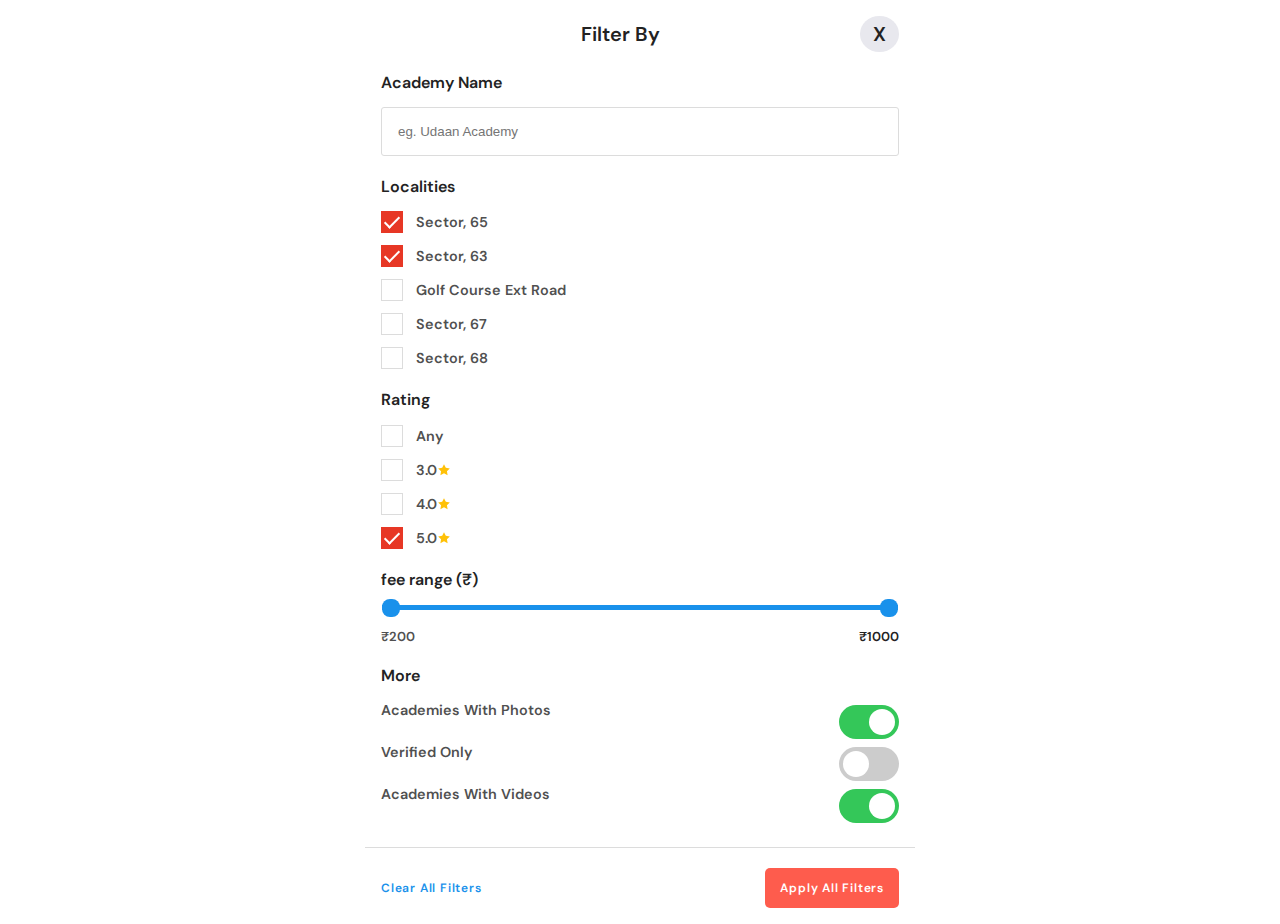
<file: index.html>
<!DOCTYPE html>
<html lang="en">

<head>
    <meta charset="UTF-8">
    <meta name="viewport" content="width=device-width, initial-scale=1.0">
    <title>Document</title>
    <link rel="stylesheet" href="asset_mobile/css/mobile_footer.css">
    <link rel="stylesheet" href="asset_mobile/css/mobile_academy.css">


</head>

<body>

<section class="mob_filter_wrapper">

    <div class="mob_filter_box">

        <div></div>

        <div>
            <p class="mob_filter_by">Filter By</p>
        </div>
    
        <div class="mob_filter_cross">
            <p>X</p>
        </div>

    </div>

    <div class="mob_filter_input">
        <label for="">Academy Name</label>
        <input type="text" placeholder="eg. Udaan Academy">
    </div>

    <div>
        <p class="mob_filter_topic">Localities</p>

        <div class="mobile_login_check">
            <label class="mobile_login_label_checkbox">
              <input type="checkbox" checked />
              <span class="mobile_login_checkbox"></span>
              <p class="mob_filter_sector">Sector, 65</p>
            </label>
          </div>

        <div class="mobile_login_check">
            <label class="mobile_login_label_checkbox">
              <input type="checkbox" checked />
              <span class="mobile_login_checkbox"></span>
              <p class="mob_filter_sector">Sector, 63</p>
            </label>
          </div>

        <div class="mobile_login_check">
            <label class="mobile_login_label_checkbox">
              <input type="checkbox" />
              <span class="mobile_login_checkbox"></span>
              <p class="mob_filter_sector">Golf Course Ext Road</p>
            </label>
          </div>

        <div class="mobile_login_check">
            <label class="mobile_login_label_checkbox">
              <input type="checkbox" />
              <span class="mobile_login_checkbox"></span>
              <p class="mob_filter_sector">Sector, 67</p>
            </label>
          </div>

        <div class="mobile_login_check">
            <label class="mobile_login_label_checkbox">
              <input type="checkbox" />
              <span class="mobile_login_checkbox"></span>
              <p class="mob_filter_sector">Sector, 68</p>
            </label>
          </div>

          <p class="mob_filter_topic">Rating</p>

          <div class="mobile_login_check">
            <label class="mobile_login_label_checkbox">
              <input type="checkbox" />
              <span class="mobile_login_checkbox"></span>
              <p class="mob_filter_sector">Any</p>
            </label>
          </div>

          <div class="mobile_login_check">
            <label class="mobile_login_label_checkbox">
              <input type="checkbox" />
              <span class="mobile_login_checkbox"></span>
              <p class="mob_filter_sector">3.0 <img src="asset_mobile/images/gold_star.svg" alt=""></p>
            </label>
          </div>

          <div class="mobile_login_check">
            <label class="mobile_login_label_checkbox">
              <input type="checkbox" />
              <span class="mobile_login_checkbox"></span>
              <p class="mob_filter_sector">4.0 <img src="asset_mobile/images/gold_star.svg" alt=""></p>
            </label>
          </div>

          <div class="mobile_login_check">
            <label class="mobile_login_label_checkbox">
              <input type="checkbox" checked />
              <span class="mobile_login_checkbox"></span>
              <p class="mob_filter_sector">5.0 <img src="asset_mobile/images/gold_star.svg" alt=""></p>
            </label>
          </div>
    </div>

    <div class="mob_filter_slider">
        <p class="mob_filter_topic">fee range (₹)</p>
      <div class="mob_filter_range_slider">
        
        <input value="200" min="200" max="1000" step="50" type="range">
        <input value="1000" min="200" max="1000" step="50" type="range">
        
  
        <div class="mob_academy_filter_value">
          <span class="rangeValues-1"></span>
          <span class="rangeValues-2"></span>
        </div>
      </div>
      </div>

      <p class="mob_filter_topic">More</p>

      <div>
        <div class="mob_filter_on_off">
            <p class="mob_filter_pic_on">Academies With Photos</p>
            <label class="mob_filter_switch">
                <input type="checkbox" checked>
                <span class="mob_switch_slider mob_switch_round"></span>
              </label>
        </div>

        <div class="mob_filter_on_off">
            <p class="mob_filter_pic_on">Verified Only</p>
            <label class="mob_filter_switch">
                <input type="checkbox">
                <span class="mob_switch_slider mob_switch_round"></span>
              </label>
        </div>

        <div class="mob_filter_on_off">
            <p class="mob_filter_pic_on">Academies With Videos</p>
            <label class="mob_filter_switch">
                <input type="checkbox" checked>
                <span class="mob_switch_slider mob_switch_round"></span>
              </label>
        </div>

         <div class="mob_filter_line"></div>

         <div class="mob_filter_btn">
            <button class="mob_clear_filter">Clear All Filters</button>
            <button class="mob_apply_filter">Apply All Filters</button>
         </div>
      </div>




  
</section>


</body>

<script src="asset_mobile/js/mobile_home.js"></script>

</html>
</file>
<file: asset_mobile/css/mobile_footer.css>
.mobile_home_footer {
  display: flex;
  flex-direction: column;
  align-items: center;
  justify-content: center;
  max-width: 550px;
  margin: 0 auto;
  position: relative;
}

.mobile_home_logo {
  margin-top: 1.5rem;
  margin-bottom: 0.94rem;
}

.mobile_home_footer_para {
  padding-bottom: 0.8rem;
}

.mobile_home_insta {
  margin-left: 0.5rem;
}

.landind-footer-link {
  display: flex;
  flex-direction: column;
  align-items: center;
  justify-content: center;
}

.mobile_home_address {
  width: 70%;
  margin: 0 auto;
  text-align: center;
  color: #505050;
  font-family: DM Sans;
  font-size: 0.8rem;
  font-style: normal;
  font-weight: 500;
  line-height: 1.125rem;
  letter-spacing: -0.02563rem;
  margin-top: 0.3rem;
}

.landind-get-in-touch {
  font-size: 1rem;
  font-weight: 700;
  text-align: center;
  margin-top: 1.5rem;
  margin-bottom: 0.75rem;
}

.mobile_home_contact {
  display: flex;
  align-items: center;
  justify-content: center;
  margin-top: 1.8rem;
  margin-bottom: 1.8rem;
}

.mobile_home_contact_no {
  margin-left: 0.5rem;
  color: #222;
  font-family: DM Sans;
  font-size: 0.8rem;
  font-style: normal;
  font-weight: 500;
}

.mobile_home_bottom {
  background-color: #17479e;
  text-align: center;
  padding: 0.5rem 1rem;
  width: 100%;
  margin-bottom: 5rem;
}

.mobile_home_copyright {
  color: #fff;
  text-align: center;
  font-family: DM Sans;
  font-size: 0.875rem;
  font-weight: 500;
  line-height: normal;
}

.mobile_home_copyright span {
  font-weight: 700;
}

.mobile_home_para {
  margin-left: 1rem;
  margin-right: 1rem;
  text-align: justify;
  padding-bottom: 2rem;
}

.mobile_home_description {
  color: #505050;
  text-align: center;
  font-family: DM Sans;
  font-size: 0.875rem;
  font-style: normal;
  font-weight: 500;
  line-height: 1.25rem;
}

.mobile_home_touch {
  color: #222;
  font-family: DM Sans;
  font-size: 1rem;
  font-style: normal;
  font-weight: 700;
  text-transform: uppercase;
  text-align: center;
  margin-top: 2rem;
}

.mobile_home_fix {
  display: flex;
  justify-content: space-between;
  align-items: center;
  background-color: #fff;
  padding: 1rem;
  max-width: 550px;
  width: 100%;
  
}

.mob_footer_fix{
  display: flex;
  flex-direction: column;
  justify-content: end;
  align-items: end;
  position: fixed;
  bottom: 0;
  max-width: 550px;
  width: 100%;
  height: 70px;
}

.mobile_home_display {
  font-family: DM Sans;
  font-size: 0.875rem;
  display: flex;
  justify-content: center;
  align-items: center;
  flex-direction: column;
  font-weight: 600;
  padding-left: 1rem;
  padding-right: 1rem;
  padding-top: 0.2rem;
  padding-bottom: 0.5rem;
  color: #222;
  font-family: DM Sans;
}

.home_fix_active {
  border-radius: 0rem 0rem 1.875rem 1.875rem;
  background-color: #fe5c4d50;
  display: flex;
  justify-content: center;
  align-items: center;
  flex-direction: column;
  color: #fe5c4d !important;
  font-weight: 600;
  padding-left: 1rem;
  padding-right: 1rem;
  padding-top: 0.2rem;
  padding-bottom: 0.5rem;
}

.mob_blog_top_btn{
  background-color: #fe5c4d;
  border-radius: 50%;
  padding:0.3rem;
  display: flex;
  justify-content: center;
  align-items: center;
  
}

.mob_blog_top_icon{
  margin-bottom: 1rem;
  margin-right: 1rem;
}
</file>
<file: asset_mobile/css/mobile_academy.css>
@import url("https://fonts.googleapis.com/css2?family=DM+Sans:opsz,wght@9..40,200;9..40,300;9..40,400&family=Montserrat&display=swap");

* {
  margin: 0;
  padding: 0;
  box-sizing: border-box;
}

:root {
  --mobile_academy_star_size: 35px;
  --mobile_academy_small_star: 18px;
  --mobile_academy_star_color: #dcdcdc;
  --mobile_academy_star_background: #fc0;
}

/* header css  */

.mobile_top_header {
  max-width: 550px;
  margin: 0 auto;
}

.mobile_home_top_header {
  display: flex;
  justify-content: space-between;
  align-items: center;
  padding: 0 1rem;
}

.mobile_home_right_side {
  display: flex;
  justify-content: end;
  align-items: end;
}
.mobile_home_right_side button {
  margin-right: 1rem;
  border-radius: 0.3125rem;
  background: #fe5c4d;
  padding: 0.5rem 1rem;
  color: #fff;
  border: none;
  outline: none;
  cursor: pointer;
  font-family: DM Sans;
  font-size: 0.875rem;
  font-style: normal;
  font-weight: 700;
  text-transform: uppercase;
  letter-spacing: 0.1rem;
}

.mob_blog_top_images {
  display: flex;
  justify-content: start;
  align-items: center;
  margin-top: -0.5rem;
}

.mob_blog_back_arrow {
  padding: 0.5rem;
  border-radius: 50%;
  background-color: #fff6f6;
  display: flex;
  justify-content: center;
  align-items: center;
  margin-right: 0.5rem;
  margin-top: 0.3rem;
}

.mobile_home_logo {
  width: 5rem;
  height: 3rem;
}

/* header css ends */

.academy_mobile_container {
  max-width: 550px;
  margin: 0 auto;
}

.mobile_academy_header {
  max-width: 550px;
  margin: 0 auto;
}

.mobile_academy_search_field .mobile_academy_custom_search {
  border-radius: 0px;
  font-size: 12px;
  font-weight: 400;
}

.mobile_academy_search_field .mobile_academy_search_btn {
  border-radius: 0 5px 5px 0;
  background-color: #fe5c4d;
  border: none;
  display: flex;
  justify-content: center;
  align-items: center;
}

.mobile_academy_search_btn img {
  width: 15px;
  height: auto;
}

.mobile_academy_search_field .mobile_academy_search_btn {
  border-radius: 0 5px 5px 0;
  padding: 10px 15px;
  background-color: #fe5c4d;
  border: none;
}

.mobile_academy_search_btn img {
  width: 15px;
  height: auto;
}

.mobile_academy_top {
  margin: 1rem;
  display: flex;
  justify-content: space-between;
  align-items: center;
}

.mobile_academy_menu {
  margin-left: 1rem;
}

.mobile_academy_custom_search::placeholder {
  font-size: 0.8rem;
}

.mobile_academy_custom_search:focus {
  box-shadow: none;
}

.mobile_academy_input {
  width: 350px;
}

.mobile_academy_banner {
  display: flex;
  justify-content: center;
  align-items: center;
  position: relative;
}

.mobile_academy_banner img {
  max-width: 100%;
  height: auto;
  padding-bottom: 3rem;
  z-index: -1000;
}

/* .mobile_academy_logo {
width: 10rem;
height: 10rem;
border-radius: 50%;
border: 1px solid red;
overflow: hidden;
flex-shrink:0;
}

.mobile_academy_logo img {
  width: 100%;
  height: 100%;
  object-fit: cover;
} */

.mobile_academy_logo {
  width: 130px;
  height: 130px;
  border-radius: 50%;
  border: 1px solid #dcdcdc;
  position: relative;
  background-color: #ffffff;
}

.mobile_academy_logo img {
  width: 70px;
  height: auto;
  position: absolute;
  top: 45%;
  right: 0;
  bottom: 0;
  left: 0;
  margin: auto;
  z-index: 1000;
}

.mobile_academy_wrapper {
  position: absolute;
  left: 8%;
  top: 45%;
}

.academy_arrow_white {
  padding: 0.3rem;
  border-radius: 50%;
  background-color: #fff;
  height: 30px;
  width: 30px;
  display: flex;
  justify-content: center;
  align-items: center;
  position: absolute;
  right: 1%;
  z-index: -1000;
  top: 30%;
}
.academy_arrow_white_1 {
  padding: 0.3rem;
  border-radius: 50%;
  background-color: #fff;
  height: 30px;
  width: 30px;
  display: flex;
  justify-content: center;
  align-items: center;
  position: absolute;
  left: 1%;
  z-index: -1000;
  top: 30%;
}

.academy_arrow_white_1 img {
  position: absolute;
  top: 38%;
}
.academy_arrow_white img {
  position: absolute;
  top: 32%;
}

.mob_academy_info {
  display: flex;
  justify-content: end;
  align-items: center;
  position: absolute;
  top: 80%;
  right: 1.5%;
}

.mob_academy_photo {
  color: #fe5c4d;
  font-family: DM Sans;
  font-size: 0.875rem;
  font-weight: 600;
  margin-right: 1rem;
}

.mob_academy_video {
  color: var(--Primary, #222);
  font-family: DM Sans;
  font-size: 0.875rem;
  font-style: normal;
  font-weight: 600;
  line-height: normal;
  letter-spacing: -0.02563rem;
  text-transform: capitalize;
}

.mob_academy_star {
  display: flex;
  justify-content: start;
  align-items: center;
}

.mob_academy_name {
  margin-left: 1rem;
  margin-right: 0.5rem;
  margin-top: 1rem;
  color: #222;
  font-family: DM Sans;
  font-size: 1.375rem;
  font-weight: 600;
  text-transform: capitalize;
}

.mob_academy_total_star {
  display: flex;
  justify-content: start;
  align-items: center;
}

.star_number {
  color: #222;
  font-family: DM Sans;
  font-size: 0.875rem;
  font-style: normal;
  font-weight: 700;
  margin-right: 0.1rem;
}

.mob_academy_star_heart {
  display: flex;
  justify-content: start;
  align-items: end;
  border-radius: 0.3125rem;
  background: #fff;
  box-shadow: 0px 2px 10px 0px rgba(0, 0, 0, 0.05);
  width: max-content;
  padding: 0.3rem;
  margin-left: 1rem;
}

.mob_share,
.mob_heart {
  margin-left: 1.2rem;
}

.mob_academy_tab_list {
  width: 100%;
  height: 100%;
  overflow: auto;
  margin-top: 1rem;
}

.mob_academy_tab_list ul {
  display: flex;
  list-style: none;
  padding-left: 1rem;
  padding-right: 1rem;
  flex-wrap: nowrap;
  text-wrap: nowrap;
  margin-bottom: 0;
}

.mob_academy_all_list ul {
  margin-bottom: 1rem;
}

.mob_academy_tab_list ul li {
  color: #222;
  font-family: DM Sans;
  font-size: 0.875rem;
  font-style: normal;
  font-weight: 500;
  margin-right: 1.5rem;
  padding-bottom: 0.1rem;
  cursor: pointer;
}

.mob_academy_tab_list ul li:last-child {
  padding-right: 1rem;
}

.mob_academy_active_tab {
  padding-bottom: 0.1rem;
  border-bottom: 1px solid #fe5c4d;
  color: #fe5c4d !important;
}

.mob_academy_tab_list::-webkit-scrollbar {
  height: 0rem;
}

.mob_academy_box_wrapper {
  background: #f0f2f5;
  padding: 1rem;
}

.mob_academy_box {
  background-color: #fff;
  border-radius: 0.625rem;
  border: 1px solid #dcdcdc;
  margin-bottom: 1rem;
}

.mob_academy_fee_heading {
  color: #222;
  font-family: DM Sans;
  font-size: 1rem;
  font-weight: 600;
}

.mob_academy_fee_box {
  padding: 1rem;
  padding-bottom: 0;
  border-bottom: 1px solid #dcdcdc;
  margin-bottom: 0.5rem;
}
.mob_academy_fee_box_2 {
  padding: 1rem;
  padding-bottom: 0;
}

.mob_academy_fee_list ul {
  list-style: none;
  padding-left: 1rem;
}

.mob_academy_fee_list ul li img {
  margin-right: 1rem;
}

.mob_academy_fee_list ul li {
  margin-bottom: 1rem;
  color: #505050;
  font-family: DM Sans;
  font-size: 0.875rem;
  font-weight: 500;
}

.mob_age_box_yrs {
  color: #505050;
  font-family: DM Sans;
  font-size: 0.875rem;
  font-weight: 500;
}

.mob_academy_age_list {
  display: flex;
  justify-content: start;
  align-items: center;
  padding: 1rem;
  padding-top: 0.5rem;
  flex-wrap: wrap;
}

.mob_age_box {
  border-radius: 1.875rem;
  background: #e9efff;
  padding: 0.2rem 0.5rem;
  display: flex;
  justify-content: center;
  align-items: center;
  margin-right: 1rem;
  text-wrap: nowrap;
  margin-bottom: 0.5rem;
}

.mob_age_listing_box {
  border-radius: 1.875rem;
  background: #e9efff;
  padding: 0.2rem 0.5rem;
  display: flex;
  justify-content: center;
  align-items: center;
  margin-right: 1rem;
  text-wrap: nowrap;
}

.mob_age_box p {
  margin-bottom: 0;
}

.mob_academy_fee_status {
  display: flex;
  justify-content: space-between;
  align-items: center;
}

.hour_mob {
  color: #fe5c4d;
  font-family: DM Sans;
  font-size: 1rem;
  font-weight: 700;
  line-height: normal;
}

.hour_mob span {
  color: #aaa;
  font-family: DM Sans;
  font-size: 1rem;
  font-weight: 500;
}

.mob_academy_class {
  color: #8c959f;
  font-family: DM Sans;
  font-size: 1rem;
  font-weight: 500;
  margin-left: 1rem;
}

.mob_call_msg,
.mob_call_msg_2 {
  display: flex;
  justify-content: start;
  align-items: center;
  margin-bottom: 1rem;
}

.mob_call_msg_2 {
  margin-top: 1rem;
}

.mob_message_btn,
.mob_message_btn_2 {
  margin-left: 1rem;
  margin-right: 1rem;
  border-radius: 0.3125rem;
  background: #fe5c4d;
  padding: 0.3rem 0.6rem;
  border: 1px solid #fe5c4d;
  outline: none;
  color: #fff;
  display: flex;
  justify-content: center;
  align-items: center;
}

.mob_message_btn_2 {
  margin-left: 0;
}

.mob_call_btn,
.mob_call_trial {
  border-radius: 0.3125rem;
  border: 1px solid #e3e3e3;
  background-color: #fff;
  padding: 0.3rem 0.6rem;
  outline: none;
  display: flex;
  justify-content: center;
  align-items: center;
}

.mob_call_trial {
  background-color: #258be0;
  color: #fff;
  margin-left: 0.5rem;
}

.mob_call_btn img,
.mob_message_btn img {
  margin-right: 0.3rem;
}

.mobile_academy_review {
  background-color: #ffffff;
  padding: 10px 5px;
  margin-top: 15px;
  border-radius: 5px;
  display: flex;
  flex-wrap: nowrap;
  align-items: center;
  border: 1px solid #dcdcdc;
}

.mobile_academy_review_call {
  border: 1px solid transparent;
  border-radius: 5px;
  color: #505050;
  display: flex;
  font-size: 12px;
  font-weight: 600;
  align-items: center;
  padding: 3px 7px;
}

.mobile_academy_progress {
  background-color: rgba(100, 100, 100, 0.2);
  border-radius: 5px;
  position: relative;
  margin: 0 10px;
  height: 10px;
  width: 170px;
}

.mobile_academy_progress_done {
  background: #ffc634;
  border-radius: 5px;
  height: 10px;
  width: 0;
  transition: width 1s ease 0.3s;
}

.mobile_academy_percent {
  color: #333;
}

.mobile_academy_stars {
  --mobile_academy_percent: calc(var(--star_rating) / 5 * 100%);
  display: inline-block;
  font-size: var(--mobile_academy_star_size);
  font-family: Times;
  line-height: 1;
}

.mobile_academy_stars_small {
  --mobile_academy_percent: calc(var(--star_rating) / 5 * 100%);
  display: inline-block;
  font-size: var(--mobile_academy_small_star);
  font-family: Times;
  line-height: 1;
}

.mobile_academy_stars::before,
.mobile_academy_stars_small::before {
  content: "★★★★★";
  letter-spacing: 3px;
  background: linear-gradient(
    90deg,
    var(--mobile_academy_star_background) var(--mobile_academy_percent),
    var(--mobile_academy_star_color) var(--mobile_academy_percent)
  );
  -webkit-background-clip: text;
  -webkit-text-fill-color: transparent;
}

.star-mobile_academy_review_calls {
  display: flex;
  flex-wrap: wrap;
  flex-direction: column;
  align-items: center;
}

.star-mobile_academy_review_calls span {
  font-size: 25px;
  font-weight: 700;
  color: #222222;
}

.star-mobile_academy_review_calls p {
  font-size: 14px;
  font-weight: 600;
  color: #505050;
  text-transform: capitalize;
  margin-top: 0.5rem;
}

.mob_academy_training {
  border-radius: 0.625rem;
  border: 1px solid #dcdcdc;
  background: #fff;
  padding: 1rem;
  margin-top: 1rem;
  margin-bottom: 1rem;
}

.mob_academy_location {
  color: #222;
  font-family: DM Sans;
  font-size: 1rem;
  font-style: normal;
  font-weight: 600;
}

.mob_academy_green_location {
  display: flex;
  justify-content: start;
  align-items: start;
}

.mob_academy_way {
  color: #505050;
  font-family: DM Sans;
  font-size: 0.875rem;
  font-style: normal;
  font-weight: 500;
  margin-left: 0.3rem;
  margin-top: -4px;
  margin-bottom: -0.5rem;
}

.mob_academy_verify {
  display: flex;
  justify-content: center;
  align-items: center;
  margin-top: -1rem;
}

.mob_academy_verified {
  margin-top: 1rem;
  margin-right: 0.3rem;
  color: #222;
  font-family: DM Sans;
  font-size: 1rem;
  font-style: normal;
  font-weight: 600;
}

.mob_academy_grey_tick {
  display: flex;
  justify-content: start;
  align-items: center;
  margin-top: -1rem;
  padding-left: 1rem;
}

.mob_academy_grey_email {
  color: #505050;
  font-family: DM Sans;
  font-size: 0.875rem;
  font-style: normal;
  font-weight: 500;
  margin-top: 1rem;
  margin-left: 0.3rem;
}

.mob_call_brochure {
  color: #222;
  font-family: DM Sans;
  font-size: 0.75rem;
  font-weight: 500;
  text-transform: capitalize;
}

.mob_our_owner {
  padding: 1rem;
  border-radius: 0.625rem;
  border: 1px solid #dcdcdc;
  background: #fff;
}

.mob_overview_para {
  padding: 1rem;
  text-align: justify;
}

.mob_overview_msg {
  color: #505050;
  font-family: DM Sans;
  font-size: 0.875rem;
  font-style: normal;
  font-weight: 500;
  line-height: 1.25rem;
}

.mob_academy_manage {
  color: #fe5c4d;
  font-family: DM Sans;
  font-size: 1rem;
  font-weight: 700;
  text-transform: capitalize;
}

.mob_academy_language {
  display: flex;
  justify-content: start;
  align-items: center;
  padding-left: 1rem;
  padding-right: 1rem;
  flex-wrap: wrap;
}

.mob_language_list {
  margin-right: 1rem;
  color: #505050;
  font-family: DM Sans;
  font-weight: 500;
  line-height: normal;
  text-transform: capitalize;
}

.mob_academy_pic {
  border-radius: 0.625rem;
  border: 1px solid #dcdcdc;
  background: var(--White, #fff);
  margin-bottom: 1rem;
  width: 100%;
}

.mob_card_pic {
  display: flex;
  justify-content: center;
  align-items: center;
  margin-left: 1rem;
  margin-right: 1rem;
}
.mob_card_photo {
  display: flex;
  justify-content: center;
  align-items: center;
}

.mob_card_pic img,
.mob_card_photo img {
  max-width: 100%;
  height: auto;
  padding-bottom: 1rem;
}

.mob_academy_photo_tab li {
  color: #222;
  font-family: DM Sans;
  font-size: 0.75rem;
  font-style: normal;
  font-weight: 500 !important;
  text-transform: capitalize;
  margin-right: 0.8rem !important;
}

.mob_academy_photo_tab ul {
  margin-left: -1rem;
}

/* Table CSS Start */

.mobile_academy_table {
  background-color: #ffffff;
  border-radius: 5px;
  padding: 15px 0 0;
  border: 1px solid #dcdcdc;
  margin-top: 15px;
}

.mobile_academy_table_heading {
  padding: 0 15px;
}

.mobile_academy_table .mobile_academy_table_heading h3 {
  font-size: 15px;
  font-weight: 600;
  color: #222222;
  text-transform: capitalize;
}

.mobile_academy_school_table thead th {
  font-size: 14px;
  color: #222222;
}

.mobile_academy_school_table tbody tr,
.mobile_academy_school_table tbody tr th {
  font-size: 13px;
  color: #505050;
  font-weight: 500;
}

.mobile_academy_school_table th,
.mobile_academy_school_table td {
  border-right: 1px solid #dcdcdc;
}

.mobile_academy_school_table tr:last-child {
  border-right: none;
}

.mobile_academy_school_table table thead tr {
  border-top: 1px solid #dcdcdc;
  border-left: none;
  border-right: none;
}

.mobile_academy_school_table thead tr,
.mobile_academy_school_table tbody tr {
  border-bottom: 1px solid #dcdcdc;
}

.mobile_academy_school_table tbody tr:last-child {
  border-bottom: none;
}

.mobile_academy_school_table table {
  margin: 0;
}

.mobile_academy_school_table tbody tr td,
.mobile_academy_school_table thead tr {
  text-transform: capitalize;
}

.mobile_academy_school_table .mobile_academy_position_middle {
  text-align: center;
}

.mob_academy_table_color {
  color: #505050 !important;
  font-family: DM Sans;
  font-size: 0.875rem;
  font-style: normal;
  font-weight: 500;
  line-height: normal;
  text-transform: capitalize;
}

.mob_table_border {
  border-right: 1px solid transparent !important;
}

/* table css ends  */

.mob_social {
  margin-top: 1rem;
}

.mob_media {
  margin-bottom: 0.5rem;
}

.mob_media img {
  margin-right: 1rem;
  cursor: pointer;
}

.mob_academy_blog_wrapper {
  border-radius: 0.625rem;
  background: #fff;
  padding-bottom: 1rem;
  margin-bottom: 1rem;
}

.mob_academy_review {
  border-radius: 0.625rem;
  background: var(--White, #fff);
  padding: 1rem;
  margin-bottom: 1rem;
}

.mob_academy_rating_top {
  display: flex;
  justify-content: space-between;
  align-items: center;
}

.mob_acacdemy_review_heading {
  color: #222;
  font-family: DM Sans;
  font-size: 1.25rem;
  font-weight: 600;
}

.mob_academy_rate_btn {
  border-radius: 0.3125rem;
  background: #17479e;
  padding: 0.2rem 0.5rem;
  color: #fff;
  outline: none;
  border: none;
  cursor: pointer;
  font-size: 0.875rem;
  font-family: DM Sans;
}

.mob_academy_review_name {
  display: flex;
  justify-content: space-between;
  align-items: center;
  margin-top: 1rem;
}

.mob_academy_review_person {
  display: flex;
  justify-content: start;
  align-items: center;
  margin-top: -1rem;
}

.mob_academy_person_name {
  margin-top: 1rem;
  margin-left: 0.3rem;
  color: #222;
  font-family: DM Sans;
  font-size: 0.875rem;
  font-weight: 600;
}

.mob_academy_min {
  color: #505050;
  font-family: DM Sans;
  font-size: 0.75rem;
  font-style: normal;
  font-weight: 500;
  line-height: normal;
  letter-spacing: -0.02563rem;
}

.mob_academy_small_star {
  margin-top: -1rem;
}

.mob_academy_small_star span {
  color: #505050;
  font-family: DM Sans;
  font-size: 0.875rem;
  font-weight: 500;
}

.mob_academy_review_para {
  color: #505050;
  font-family: DM Sans;
  font-size: 0.875rem;
  font-style: normal;
  font-weight: 500;
  text-align: justify;
}

.mob_academy_hide_reply {
  display: flex;
  justify-content: start;
  align-items: center;
  margin-top: -1rem;
}

.mob_academy_img_hide {
  display: flex;
  justify-content: start;
  align-items: center;
}

.mob_academy_reply,
.mob_academy_reply_2 {
  margin-top: 1rem;
  color: #222;
  font-family: DM Sans;
  font-size: 0.75rem;
  font-style: normal;
  font-weight: 500;
  margin-left: 0.5rem;
}

.mob_academy_reply_2 {
  margin-left: 2rem;
}

.mob_academy_reply_box {
  border-left: 1px solid #dcdcdc;
  padding-left: 1rem;
}

.mob_academy_reply_wrapper {
  padding-bottom: 1rem;
  border-bottom: 1px solid #dcdcdc;
  margin-left: -1rem;
  margin-right: -1rem;
  padding-left: 1rem;
  padding-right: 1rem;
}

.mob_academy_all_review {
  display: flex;
  justify-content: space-between;
  align-items: center;
  margin-top: 1rem;
}

.mob_academy_all_txt {
  color: #17479e;
  font-family: DM Sans;
  font-size: 0.875rem;
  font-style: normal;
  font-weight: 600;
  line-height: normal;
}

.mob_academy_join {
  width: 100% !important;
  margin-left: 0rem !important;
  margin-bottom: 1rem;
}

.mob_academy_blogs {
  margin-top: 2rem;
  margin-bottom: 0rem;
}

.mob_academy_blog_para,
.mob_academy_date {
  margin-bottom: 0rem;
}

.mob_academy_coach {
  margin-bottom: -1rem;
}

.mob_academy_training_box {
  color: #505050;
  font-family: DM Sans;
  font-size: 0.875rem;
  font-style: normal;
  font-weight: 500;
  text-align: justify;
  padding: 1rem;
  margin-bottom: 0;
}

.mob_academy_age_grp {
  display: flex;
  justify-content: start;
  align-items: start;
}

.mob_academy_age_listing_grp {
  display: flex;
  justify-content: start;
  align-items: center;
  margin-bottom: 0.3rem;
}

.mob_academy_age_listing_grp_new {
  display: flex;
  justify-content: start;
  align-items: start;
  margin-bottom: 0.3rem;
}
.mob_academy_age_grp_2 {
  display: flex;
  justify-content: start;
  align-items: start;
  margin-bottom: 0.5rem;
}

.mob_academy_age {
  color: #222;
  font-family: DM Sans;
  font-size: 0.875rem;
  font-style: normal;
  font-weight: 500;
  min-width: 8rem;
  margin-left: 1rem;
  padding: 0.2rem 0.5rem;
}

.mob_age_flex {
  display: flex;
  justify-content: flex-start;
  align-items: center;
  flex-wrap: wrap;
  gap: 0.5rem;
  overflow-x: hidden;
}

.mob_academy_days span {
  text-wrap: wrap;
}

/* blog css  */

.mobile_home_blogs p:first-child {
  text-align: center;
  color: #282020;
  font-family: DM Sans;
  font-size: 1.5rem;
  font-style: normal;
  font-weight: 600;
  text-transform: capitalize;
}
.mobile_home_blogs_para {
  color: #505050;
  text-align: center;
  font-family: DM Sans;
  font-size: 0.875rem;
  font-weight: 500;
  line-height: normal;
}

.mobile_home_blogs {
  display: flex;
  flex-direction: column;
  justify-content: center;
  align-items: center;
  padding-left: 1rem;
  padding-right: 1rem;
}

.mobile_home_blogs button {
  border-radius: 0.3125rem;
  background: #fe5c4d;
  padding: 0.5rem 0.6rem;
  color: #fff;
  text-transform: uppercase;
  outline: none;
  border: none;
  margin-top: 1rem;
  margin-bottom: 1rem;
}

.mobile_home_blog_img {
  display: flex;
  justify-content: center;
  align-items: center;
  padding-left: 1rem;
  padding-right: 1rem;
}

.mobile_home_blog_img img {
  max-width: 100%;
  height: auto;
  border-radius: 0.625rem;
}

.mobile_home_date p:first-child {
  text-align: start;
  color: #aaa;
  font-family: DM Sans;
  font-size: 0.8rem;
  font-weight: 600;
  margin-left: 1rem;
  margin-top: 0.2rem;
}

.mobile_home_date p:nth-child(2) {
  margin-left: 1rem;
  margin-right: 1rem;
  color: #222;
  font-family: DM Sans;
  font-size: 1rem;
  font-weight: 600;
  line-height: normal;
  margin-top: 0.2rem;
}

.mobile_home_read {
  margin-left: 1rem;
  margin-top: 1.25rem;
  color: #222;
  font-family: DM Sans;
  font-size: 0.9rem;
  font-style: normal;
  font-weight: 500;
  text-transform: capitalize;
  padding-bottom: 0.06rem;
  border-bottom: 1px solid black;
  width: max-content;
  margin-bottom: 1.5rem;
}
/* blog css ends */

/* join now box css  */

.mobile_home_join {
  padding: 1rem;
  background-color: #fe5c4d;
  width: 94%;
  border-radius: 0.625rem;
  margin-left: 3%;
}

.box_1 {
  background: #dfdfdf;
  height: 1rem;
  width: 80%;
  margin: 0 auto;
}
.box_2 {
  background: #eaeaea;
  height: 1rem;
  width: 85%;
  margin: 0 auto;
}
.box_3 {
  background-color: #fff;
  width: 90%;
  margin: 0 auto;
  display: flex;
  flex-direction: column;
  justify-content: center;
  align-items: center;
}

.box_mobile_img img {
  margin-top: 1rem;
  height: 5rem;
  width: 5rem;
}

.mobile_join_txt p:nth-child(1) {
  color: #272221;
  font-family: DM Sans;
  font-size: 1.25rem;
  font-weight: 700;
  text-align: center;
}
.mobile_join_txt p:nth-child(2) {
  color: #222;
  font-family: DM Sans;
  font-size: 0.8rem;
  font-weight: 500;
  line-height: normal;
  text-align: center;
  margin-left: 1rem;
  margin-right: 1rem;
}

.mobile_try_btn button {
  border-radius: 0.3125rem;
  background: #fe5c4d;
  padding: 0.6rem 0.9rem;
  color: #fff;
  outline: none;
  border: none;
  font-family: DM Sans;
  font-size: 0.875rem;
  font-weight: 700;
  text-transform: uppercase;
  margin-top: 1.5rem;
  margin-bottom: 1.5rem;
}

/* join now box css ends */

/* academy listing css  */

.mob_academy_listing_container {
  max-width: 550px;
  margin: 0 auto;
}

.mob_academy_listing_img {
  display: flex;
  justify-content: center;
  align-items: center;
  background: #e1ecf7;
  max-width: 550px;
  position: relative;
}

.mob_academy_listing_img img {
  width: 100%;
  height: auto;
}

.mob_academy_listing_line {
  color: #222;
  text-align: center;
  font-family: DM Sans;
  font-size: 1.5rem;
  font-weight: 700;
  line-height: 1.625rem;
  text-transform: capitalize;
  position: absolute;
  top: 20%;
  text-wrap: wrap;
  margin-left: 1rem;
  margin-right: 1rem;
}
.mob_academy_listing_line span {
  color: #fe5c4d;
  font-family: DM Sans;
  font-size: 1.5rem;
  font-style: normal;
  font-weight: 700;
  line-height: 1.625rem;
}

.mob_academy_listing_filter_btn {
  display: flex;
  justify-content: center;
  align-items: center;
  margin-top: 1rem;
}

.mob_academy_listing_filter_btn button {
  color: #222;
  font-family: DM Sans;
  font-size: 1rem;
  font-weight: 600;
  border-radius: 0.3125rem;
  border: 1px solid#DCDCDC;
  background-color: #fff;
  padding: 0.4rem 1.5rem;
  display: flex;
  justify-content: center;
  align-items: center;
  cursor: pointer;
}

.mob_academy_listing_filter_btn button img {
  margin-right: 0.3rem;
}

.mob_academy_listing_card {
  border-radius: 0.625rem;
  border: 1px solid #dcdcdc;
  background: #fff;
  padding: 1.25rem 1rem;
  margin: 1rem;
}

.mob_academy_listing_box {
  display: flex;
  justify-content: start;
  align-items: center;
}

.mob_academy_listing_logo_img img {
  width: 4.5rem;
  height: 4.5rem;
  border-radius: 50%;
}

.mob_academy_listing_name_box {
  margin-left: 0.3rem;
}

.mob_academy_listing_name {
  color: #222;
  font-family: DM Sans;
  font-size: 1.125rem;
  font-style: normal;
  font-weight: 600;
  text-transform: capitalize;
  margin-right: 0.3rem;
}

.mob_academy_listing_name_flex {
  display: flex;
  justify-content: start;
  align-items: center;
}
.mob_academy_listing_name_flex_2 {
  display: flex;
  justify-content: start;
  align-items: center;
  margin-top: 1.2rem;
}

.mob_academy_listing_name_flex_3 {
  display: flex;
  justify-content: start;
  align-items: center;
}

.mob_academy_small_star {
  display: flex;
  justify-content: start;
  align-items: center;
}

.mob_academy_small_star span {
  color: #505050;
  font-family: DM Sans;
  font-size: 0.65rem;
  font-weight: 600;
  text-transform: capitalize;
}

.mob_academy_small_star span:first-child {
  margin-right: 0.3rem;
}

.mobile_academy_stars_small {
  --mobile_academy_percent: calc(var(--star_rating) / 5 * 100%);
  display: inline-block;
  font-size: var(--mobile_academy_small_star);
  font-family: Times;
  line-height: 1;
}

.mobile_academy_stars_small::before {
  content: "★★★★★";
  letter-spacing: 3px;
  background: linear-gradient(
    90deg,
    var(--mobile_academy_star_background) var(--mobile_academy_percent),
    var(--mobile_academy_star_color) var(--mobile_academy_percent)
  );
  -webkit-background-clip: text;
  -webkit-text-fill-color: transparent;
}

.mob_academy_listing_featured {
  color: #222;
  font-family: DM Sans;
  font-size: 0.75rem;
  font-style: normal;
  font-weight: 500;
  line-height: normal;
  margin-left: 0.3rem;
}

.mob_academy_listing_feature_flex {
  display: flex;
  justify-content: start;
  align-items: center;
  border-radius: 2.8125rem;
  background: #ffe99b;
  padding: 0.5rem 0.6rem;
  margin-top: 0.5rem;
}

.mob_academy_listing_feature_flex_2 {
  border-radius: 2.8125rem;
  padding: 0.5rem 0.6rem;
  margin-top: 0.5rem;
  border-radius: 1.875rem;
  background: #fff5e4;
  margin-left: 0.3rem;
}

.mob_academy_listing_age {
  color: #222;
  font-family: DM Sans;
  font-size: 0.875rem;
  font-style: normal;
  font-weight: 500;
  min-width: 8rem;
  padding: 0.2rem 0;
}
.mob_academy_listing_age_2 {
  color: #222;
  font-family: DM Sans;
  font-size: 0.875rem;
  font-style: normal;
  font-weight: 500;
  min-width: 8rem;
}

.mob_academy_listing_grp {
  margin-top: 1rem;
}

.mob_academy_listing_per_hour p {
  color: #fe5c4d;
  font-family: DM Sans;
  font-size: 0.875rem;
  font-weight: 600;
  line-height: normal;
  margin-bottom: -0.5rem;
}

.mob_academy_listing_per_hour p span {
  color: #aaa;
}

.mob_academy_listing_red_color {
  color: #fe5c4d;
}
/* academy listing css ends */

/* filter page  */

.mob_filter_wrapper {
  max-width: 550px;
  margin: 0 auto;
  padding: 1rem;
}

.mob_filter_box {
  display: flex;
  justify-content: space-between;
  align-items: center;
}

.mob_filter_by,
.mob_filter_cross p {
  color: #222;
  font-family: DM Sans;
  font-size: 1.25rem;
  font-style: normal;
  font-weight: 600;
  line-height: normal;
}

.mob_filter_cross {
  background-color: #e8e8ee;
  padding: 0.3rem 0.8rem;
  border-radius: 50%;
}

.mob_filter_input {
  display: flex;
  justify-content: start;
  align-items: start;
  flex-direction: column;
}

.mob_filter_input label,
.mob_filter_topic {
  color: #222;
  font-family: DM Sans;
  font-size: 1rem;
  font-weight: 600;
  margin-top: 1.25rem;
  margin-bottom: 0.9rem;
}

.mob_filter_input input {
  border-radius: 0.1875rem;
  border: 1px solid #dcdcdc;
  background: #fff;
  width: 100%;
  outline: none;
  padding: 1rem;
}


/* 
.mobile_login_check {
  width: 100%;
  justify-content: start;
} */

.mobile_login_label_checkbox {
  display: block;
  text-align: left;
  color: #515c61;
  padding: 0;
  position: relative;
  padding-left: 35px;
  margin: 0 0 6px;
  margin-bottom: 12px;
  cursor: pointer;
  font-weight: 500;
  font-size: 16px;
  line-height: 22px;
  -webkit-user-select: none;
  -moz-user-select: none;
  -ms-user-select: none;
  user-select: none;
  text-transform: unset;
  font-family: "DM Sans", sans-serif;
}

.mobile_login_label_checkbox input {
  position: absolute;
  opacity: 0;
  cursor: pointer;
  height: 0;
  width: 0;
}

/* .mobile_login_checkbox::before {
  content: "";
  width: 22px;
  height: 22px;
  position: absolute;
  top: 0;
  left: 0;
  background: #e73725;
} */


.mobile_login_label_checkbox p {
  font-size: 14px;
  font-weight: 500;
  color: #000000;
}

.mobile_login_label_checkbox p span {
  font-weight: 600;
}

.mobile_login_label_checkbox p span a {
  color: #000000;
}

.mobile_login_label_checkbox p span a:hover {
  color: #e73725;
  text-decoration: underline;
  transition: all 0.4s ease-in-out;
}

.mob_filter_sector {
  color: #505050 !important;
  font-family: DM Sans !important;
  font-size: 0.9rem !important;
  font-weight: 600 !important;
  text-transform: capitalize;
  display: flex;
  justify-content: start;
  align-items: center;
}

.mobile_login_checkbox {
  position: absolute;
  top: 0;
  left: 0;
  width: 22px;
  height: 22px;
  background: #fff;
  border: 1px solid #dcdcdc;
}

.mobile_login_checkbox::after {
  content: "";
  position: absolute;
  display: none;
  left: 7px;
  top: 1px;
  width: 6px;
  height: 13px;
  border: solid white;
  border-width: 0 2px 2px 0;
  transform: rotate(45deg);
  transition: all 0.4s ease-in-out;
}

.mobile_login_label_checkbox input:checked + .mobile_login_checkbox {
  background: #e73725;
  border: 1px solid #e73725;
}

.mobile_login_label_checkbox input:checked + .mobile_login_checkbox::after {
  display: block;
}


/* Styles for the checkbox container */
.mobile_login_checkbox {
  position: absolute;
  top: 0;
  left: 0;
  width: 22px;
  height: 22px;
  background: #fff !important; /* Default background color */
  border: 1px solid #dcdcdc !; /* Default border color */
}

/* Styles for the checkmark */
.mobile_login_checkbox::after {
  content: "";
  position: absolute;
  display: none;
  left: 6px;
  top: 1px;
  width: 6px;
  height: 13px;
  border: solid white;
  border-width: 0 2px 2px 0;
  transform: rotate(45deg);
  transition: all 0.4s ease-in-out;
}

/* When checkbox is checked */
.mobile_login_label_checkbox input:checked + .mobile_login_checkbox {
  background: #e73725 !important; /* Change background color */
  border: 1px solid #e73725; /* Change border color */
}

/* Show checkmark when checkbox is checked */
.mobile_login_label_checkbox input:checked + .mobile_login_checkbox::after {
  display: block;
}



/* slider css  */

.mob_filter_slider {
  background-color: rgb(255, 255, 255);
  border-radius: 3px;
  width: 100%;
}

.mob_filter_range_slider {
  width: 100%;
  text-align: center;
  position: relative;
}

input[type="range"] {
  -webkit-appearance: none;
  border: 1px solid white;
  width: 100%;
  position: absolute;
  left: 0;
}

input[type="range"]::-webkit-slider-runnable-track {
  width: 100%;
  height: 5px;
  background-color: #1991eb;
  border: none;
  border-radius: 3px;
}

input[type="range"]::-webkit-slider-thumb {
  -webkit-appearance: none;
  border: none;
  height: 18px;
  width: 18px;
  border-radius: 44%;
  background: #1991eb;
  margin-top: -6px;
  cursor: pointer;
  position: relative;
  z-index: 1;
}

input[type="range"]:focus {
  outline: none;
}

input[type="range"] {
  background-color: #1991eb;
}

input[type="range"]:focus::-webkit-slider-runnable-track {
  background: #1991eb;
}

.mob_academy_filter_value {
  display: flex;
  justify-content: space-between;
  align-items: center;
}

.rangeValues-1 {
  margin-top: 1.5rem;
  color: #505050;
  font-family: DM Sans;
  font-size: 0.8125rem;
  font-style: normal;
  font-weight: 600;
}
.rangeValues-2 {
  margin-top: 1.5rem;
  color: #222;
  font-family: DM Sans;
  font-size: 0.8125rem;
  font-style: normal;
  font-weight: 600;
}

/* slider css ends */

/* switch css  */

/* The switch - the box around the slider */
.mob_filter_switch {
  position: relative;
  display: inline-block;
  width: 60px;
  height: 34px;
}

/* Hide default HTML checkbox */
.mob_filter_switch input {
  opacity: 0;
  width: 0;
  height: 0;
}

/* The slider */
.mob_switch_slider {
  position: absolute;
  cursor: pointer;
  top: 0;
  left: 0;
  right: 0;
  bottom: 0;
  background-color: #ccc;
  -webkit-transition: 0.4s;
  transition: 0.4s;
}

.mob_switch_slider:before {
  position: absolute;
  content: "";
  height: 26px;
  width: 26px;
  left: 4px;
  bottom: 4px;
  background-color: white;
  -webkit-transition: 0.4s;
  transition: 0.4s;
}

input:checked + .mob_switch_slider {
  background-color: #34c759;
}

input:focus + .mob_switch_slider {
  box-shadow: 0 0 1px #34c759;
}

input:checked + .mob_switch_slider:before {
  -webkit-transform: translateX(26px);
  -ms-transform: translateX(26px);
  transform: translateX(26px);
}

/* Rounded sliders */
.mob_switch_slider.mob_switch_round {
  border-radius: 34px;
}

.mob_switch_slider.mob_switch_round:before {
  border-radius: 50%;
}
/* switch css ends */

.mob_filter_on_off {
  display: flex;
  justify-content: space-between;
  align-items: center;
}

.mob_filter_pic_on {
  color: #505050;
  font-family: DM Sans;
  font-size: 0.9rem;
  font-weight: 600;
  text-transform: capitalize;
  margin-bottom: 1.5rem;
}

.mob_filter_line {
  height: 0.1rem;
  background-color: #dcdcdc;
  margin-top: 1.25rem;
  margin-bottom: 1.25rem;
  margin-left: -1rem;
  margin-right: -1rem;
}

.mob_filter_btn {
  display: flex;
  justify-content: space-between;
  align-items: center;
}

.mob_clear_filter {
  border: none;
  outline: none;
  background-color: #fff;
  color: #1991eb;
  font-family: DM Sans;
  font-size: 0.75rem;
  font-style: normal;
  font-weight: 600;
  letter-spacing: 0.05rem;
}

.mob_apply_filter{
  border-radius: 0.3125rem;
  background: #FE5C4D;
  color:#fff;
  font-family: DM Sans;
  font-size: 0.75rem;
  font-style: normal;
  font-weight: 600;
  padding: 0.75rem 0.94rem;
  outline: none;
  border: none;
  letter-spacing: 0.05rem;
}


/* filter page ends */

@media only screen and (max-width: 440px) {
  .mobile_academy_input {
    width: 300px;
  }

  .mobile_academy_logo {
    width: 100px;
    height: 100px;
  }

  .mobile_academy_logo img {
    width: 40px;
    top: 50%;
  }
}

@media only screen and (max-width: 420px) {
  .mobile_academy_progress {
    width: 150px;
  }

  :root {
    --mobile_academy_star_size: 30px;
  }
}
@media only screen and (max-width: 385px) {
  .mobile_academy_input {
    width: 100%;
  }

  .mob_age_box {
    margin-right: 0.3rem;
    padding: 0.2rem 0.5rem;
  }

  .mob_age_box p {
    font-size: 0.75rem !important;
  }

  .mobile_academy_progress {
    width: 130px;
  }

  :root {
    --mobile_academy_star_size: 25px;
  }

  .mob_message_btn,
  .mob_call_btn {
    font-size: 0.875rem;
  }

  .mob_message_btn {
    margin-right: 0.5rem;
  }
}

@media only screen and (max-width: 365px) {
  .mob_message_btn,
  .mob_call_btn {
    font-size: 0.75rem;
  }

  .mob_academy_rate_btn {
    padding: 0.2rem 0.4rem;
    font-size: 0.75rem;
  }
}

@media only screen and (max-width: 350px) {
  .mob_message_btn,
  .mob_call_btn {
    font-size: 0.75rem;
    padding: 0.3rem;
  }
}

@media only screen and (max-width: 335px) {
  .mobile_academy_progress {
    width: 120px;
  }

  :root {
    --mobile_academy_star_size: 22px;
  }

  .mob_message_btn img,
  .mob_call_btn img {
    display: none;
  }

  .mob_acacdemy_review_heading {
    font-size: 1rem;
  }
}

@media only screen and (max-width: 320px) {
  .mob_age_box {
    padding: 0.2rem 0.3rem;
  }

  .mobile_academy_progress {
    width: 100px;
  }

  :root {
    --mobile_academy_star_size: 20px;
  }
}

@media only screen and (max-width: 300px) {
  .mob_acacdemy_review_heading {
    font-size: 0.875rem;
  }
}
</file>
